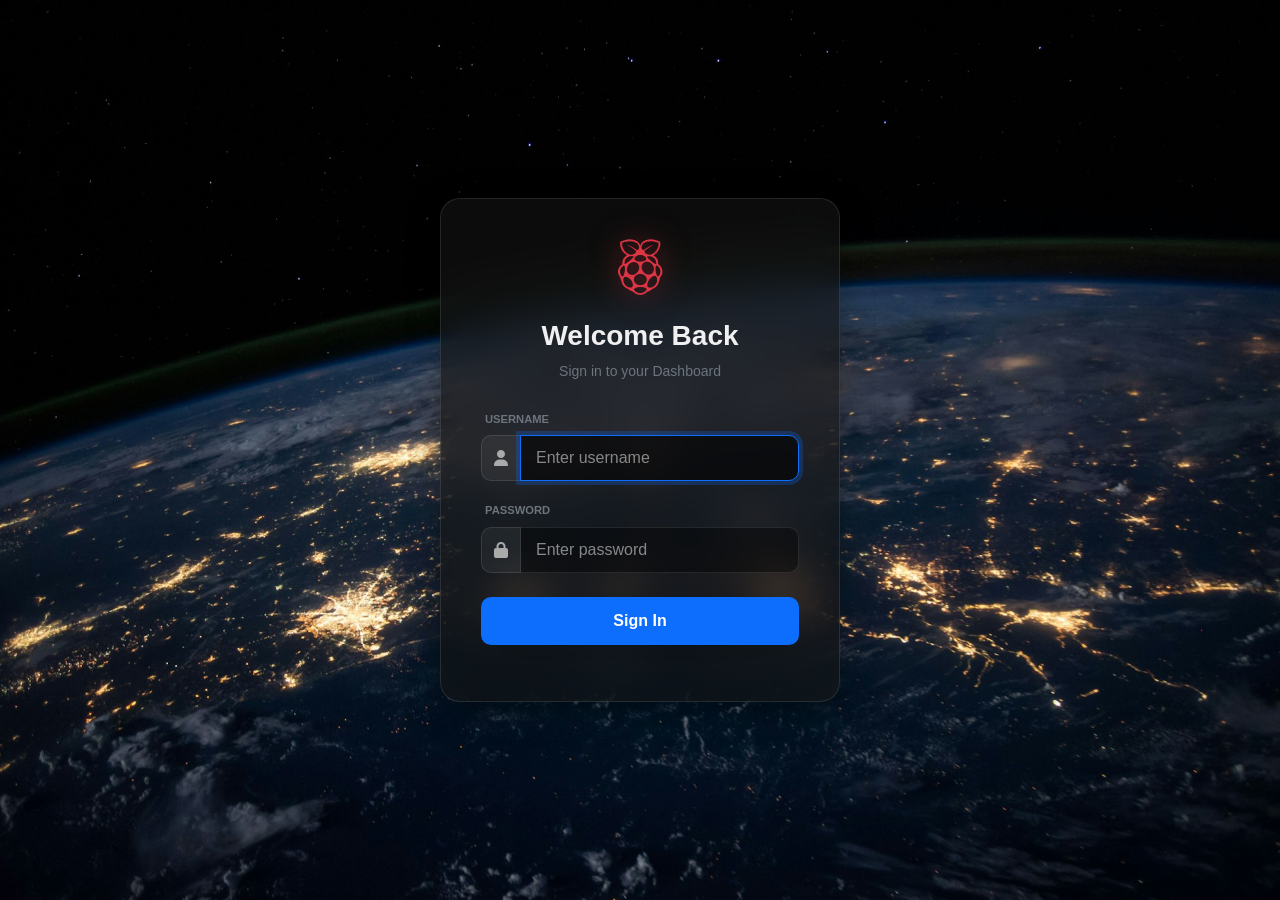
<file: templates/login.html>
<!DOCTYPE html>
<html lang="en">
<head>
    <meta charset="UTF-8">
    <meta name="viewport" content="width=device-width, initial-scale=1.0">
    <title>Login - Pi Dashboard</title>
    <link href="https://cdn.jsdelivr.net/npm/bootstrap@5.3.0/dist/css/bootstrap.min.css" rel="stylesheet">
    <link href="https://cdnjs.cloudflare.com/ajax/libs/font-awesome/6.4.0/css/all.min.css" rel="stylesheet">
    <link href="/static/css/style.css" rel="stylesheet">
    <style>
        body {
            display: flex;
            align-items: center;
            justify-content: center;
            height: 100vh;
            margin: 0;
            background: url('/static/images/bg.jpg') no-repeat center center fixed !important;
            background-size: cover !important;
            overflow: hidden;
        }
        .login-card {
            width: 100%;
            max-width: 400px;
            background: rgba(20, 20, 20, 0.6) !important;
            backdrop-filter: blur(20px) !important;
            -webkit-backdrop-filter: blur(20px) !important;
            border: 1px solid rgba(255, 255, 255, 0.1) !important;
            box-shadow: 0 8px 32px 0 rgba(0, 0, 0, 0.37) !important;
            border-radius: 20px;
            color: #f0f0f0;
            padding: 2.5rem;
            animation: fadeIn 0.8s ease-out;
        }
        @keyframes fadeIn {
            from { opacity: 0; transform: translateY(20px); }
            to { opacity: 1; transform: translateY(0); }
        }
        .form-control {
            background: rgba(0, 0, 0, 0.4) !important;
            border: 1px solid rgba(255, 255, 255, 0.1) !important;
            color: white !important;
            border-radius: 10px;
            padding: 10px 15px;
        }
        .form-control:focus {
            background: rgba(0, 0, 0, 0.6) !important;
            border-color: #0d6efd !important;
            box-shadow: 0 0 0 0.25rem rgba(13, 110, 253, 0.25) !important;
        }
        .btn-primary {
            background-color: #0d6efd;
            border: none;
            font-weight: 600;
            padding: 0.75rem;
            border-radius: 10px;
            transition: all 0.3s;
        }
        .btn-primary:hover {
            background-color: #0b5ed7;
            transform: translateY(-2px);
            box-shadow: 0 5px 15px rgba(13, 110, 253, 0.4);
        }
        .input-group-text {
             background: rgba(255, 255, 255, 0.05);
             border: 1px solid rgba(255, 255, 255, 0.1);
             color: #aaa;
             border-radius: 10px;
        }
        .fa-raspberry-pi {
            font-size: 3.5rem; 
            margin-bottom: 1rem;
            filter: drop-shadow(0 0 15px rgba(220, 53, 69, 0.6));
            animation: float 6s ease-in-out infinite;
        }
        @keyframes float {
            0% { transform: translateY(0px); }
            50% { transform: translateY(-10px); }
            100% { transform: translateY(0px); }
        }
        .alert {
            background: rgba(220, 53, 69, 0.2);
            border: 1px solid rgba(220, 53, 69, 0.3);
            color: #ffcccc;
            backdrop-filter: blur(5px);
        }
    </style>
</head>
<body>

    <div class="login-card text-center">
        <div class="mb-4">
            <i class="fa-brands fa-raspberry-pi text-danger"></i>
            <h3 class="fw-bold mt-2">Welcome Back</h3>
            <p class="text-secondary small">Sign in to your Dashboard</p>
        </div>
        
        <div id="alert" class="alert d-none p-2 mb-3 small rounded"></div>

        <form id="loginForm" class="text-start">
            <div class="mb-3">
                <label class="form-label small text-uppercase text-secondary fw-bold ms-1" style="font-size: 0.7rem;">Username</label>
                <div class="input-group">
                    <span class="input-group-text"><i class="fa-solid fa-user"></i></span>
                    <input type="text" id="username" class="form-control" placeholder="Enter username" required autofocus>
                </div>
            </div>
            <div class="mb-4">
                <label class="form-label small text-uppercase text-secondary fw-bold ms-1" style="font-size: 0.7rem;">Password</label>
                <div class="input-group">
                    <span class="input-group-text"><i class="fa-solid fa-lock"></i></span>
                    <input type="password" id="password" class="form-control" placeholder="Enter password" required>
                </div>
            </div>
            <button type="submit" class="btn btn-primary w-100 mb-3 shadow-lg">Sign In</button>
        </form>
    </div>

    <script>
        document.getElementById('loginForm').addEventListener('submit', function(e) {
            e.preventDefault();
            const u = document.getElementById('username').value;
            const p = document.getElementById('password').value;
            const btn = this.querySelector('button');
            const alertBox = document.getElementById('alert');
            
            // Loading State
            const originalText = btn.innerHTML;
            btn.innerHTML = '<i class="fa-solid fa-circle-notch fa-spin"></i> Verifying...';
            btn.disabled = true;
            alertBox.classList.add('d-none');

            fetch('/login', {
                method: 'POST',
                headers: {'Content-Type': 'application/json'},
                body: JSON.stringify({username: u, password: p})
            })
            .then(response => response.json())
            .then(data => {
                if(data.success) {
                    btn.innerHTML = '<i class="fa-solid fa-check"></i> Success';
                    btn.classList.replace('btn-primary', 'btn-success');
                    // Reload to redirect cleanly
                    window.location.reload();
                } else {
                    throw new Error(data.error || 'Invalid credentials');
                }
            })
            .catch(err => {
                console.error(err);
                alertBox.textContent = err.message || 'Connection error';
                alertBox.classList.remove('d-none');
                btn.innerHTML = originalText;
                btn.disabled = false;
                
                // Shake effect
                const card = document.querySelector('.login-card');
                card.animate([
                    { transform: 'translateX(0)' },
                    { transform: 'translateX(-10px)' },
                    { transform: 'translateX(10px)' },
                    { transform: 'translateX(0)' }
                ], { duration: 300 });
            });
        });
    </script>
</body>
</html>
</file>
<file: static/css/style.css>
:root {
    --glass-bg: rgba(20, 20, 20, 0.6);
    --glass-border: rgba(255, 255, 255, 0.1);
    --glass-blur: blur(15px);
    --card-radius: 20px;
    --accent-color: #0d6efd;
    --text-primary: #f0f0f0;
    --text-secondary: #aaaaaa;
}

body {
    background: url('/static/images/bg.jpg') no-repeat center center fixed;
    background-size: cover;
    color: var(--text-primary);
    font-family: 'Segoe UI', Roboto, Helvetica, Arial, sans-serif;
    min-height: 100vh;
}

/* Base Container Styling */
.container {
    padding-top: 2rem;
    max-width: 1200px;
}

/* Glassmorphism Cards */
.card {
    background: var(--glass-bg);
    backdrop-filter: var(--glass-blur);
    -webkit-backdrop-filter: var(--glass-blur);
    border: 1px solid var(--glass-border);
    border-radius: var(--card-radius);
    box-shadow: 0 8px 32px 0 rgba(0, 0, 0, 0.37);
    transition: transform 0.2s, box-shadow 0.2s;
    overflow: hidden;
    color: var(--text-primary);
}

.card:hover {
    transform: translateY(-5px);
    box-shadow: 0 12px 40px 0 rgba(0, 0, 0, 0.5);
    border-color: rgba(255, 255, 255, 0.2);
}

/* Remove card body specific bg */
.card-body, .card-header, .card-footer {
    background: transparent !important;
    border-color: var(--glass-border);
}

/* Header Styling */
h1 {
    font-weight: 700;
    text-shadow: 0 2px 4px rgba(0,0,0,0.5);
    color: white;
}

.dropdown-menu {
    background: rgba(30, 30, 30, 0.95);
    backdrop-filter: blur(10px);
    border: 1px solid var(--glass-border);
    border-radius: 12px;
}

.dropdown-item {
    color: var(--text-primary);
}

.dropdown-item:hover {
    background: rgba(255, 255, 255, 0.1);
    color: white;
}

/* Tabs Styling - Pill Style like CasaOS Sidebar/Tabs */
.nav-tabs {
    border-bottom: none;
    margin-bottom: 2rem;
    background: rgba(0, 0, 0, 0.3);
    padding: 10px;
    border-radius: 50px; /* Pill shape container */
    display: inline-flex;
    justify-content: center;
    backdrop-filter: blur(5px);
    /* Improve alignment */
    width: 100%;
    flex-wrap: wrap;
    gap: 10px;
}

.nav-tabs .nav-item {
    margin: 0;
}

.nav-tabs .nav-link {
    color: var(--text-secondary);
    border: none;
    border-radius: 30px;
    padding: 10px 20px;
    font-weight: 500;
    transition: all 0.3s ease;
    background: transparent;
}

.nav-tabs .nav-link:hover {
    color: white;
    background: rgba(255, 255, 255, 0.1);
}

.nav-tabs .nav-link.active {
    background: var(--accent-color);
    color: white;
    box-shadow: 0 4px 15px rgba(13, 110, 253, 0.4);
}

/* Stat Cards Specifics */
.stat-card {
    display: flex;
    flex-direction: column;
    justify-content: center;
    align-items: center;
    height: 100%;
    min-height: 160px;
}

.stat-label {
    font-size: 0.9rem;
    color: var(--text-secondary);
    text-transform: uppercase;
    letter-spacing: 1px;
    margin-bottom: 10px;
}

.stat-value {
    font-size: 2.5rem;
    font-weight: 700;
    color: white;
    text-shadow: 0 0 10px rgba(255, 255, 255, 0.3);
}

.stat-detail {
    font-size: 0.8rem;
    color: var(--text-secondary); 
}

/* Progress Bars */
.progress {
    background-color: rgba(255, 255, 255, 0.1);
    border-radius: 10px;
    overflow: hidden;
}

/* Buttons */
.btn {
    border-radius: 12px;
    transition: all 0.2s;
    font-weight: 600;
}

.btn-danger {
    background-color: #dc3545;
    border: none;
}

.btn-primary {
    background-color: var(--accent-color);
    border: none;
}

/* Tables and Lists */
.table {
    color: var(--text-primary);
    background: transparent;
}
.table thead th {
    border-bottom: 1px solid var(--glass-border);
    color: var(--text-secondary);
    background: transparent;
}
.table td {
    background: transparent;
    border-bottom: 1px solid rgba(255, 255, 255, 0.05);
}

.list-group-item {
    background: rgba(0, 0, 0, 0.2) !important; 
    border: 1px solid rgba(255, 255, 255, 0.05);
    color: white !important;
    margin-bottom: 5px;
    border-radius: 12px !important;
}

/* Scrollbar */
::-webkit-scrollbar {
    width: 8px;
}
::-webkit-scrollbar-track {
    background: rgba(0, 0, 0, 0.1);
}
::-webkit-scrollbar-thumb {
    background: rgba(255, 255, 255, 0.3);
    border-radius: 4px;
}
::-webkit-scrollbar-thumb:hover {
    background: rgba(255, 255, 255, 0.5);
}

/* Animations */
@keyframes fadeIn {
    from { opacity: 0; transform: translateY(10px); }
    to { opacity: 1; transform: translateY(0); }
}

.tab-pane {
    animation: fadeIn 0.4s ease-out;
}

.blink-anim {
    animation: blinker 1s linear infinite;
}

@keyframes blinker {
    50% { opacity: 0.5; }
}

/* Utility to center the nav */
#myTab {
    justify-content: center;
}

/* --- Forced Dark Overrides for Missing Theme --- */
.dropdown-menu {
    background: rgba(30, 30, 30, 0.95);
    border: 1px solid rgba(255, 255, 255, 0.1);
}
.dropdown-item {
    color: white !important;
}
.dropdown-item:hover {
    background-color: rgba(255, 255, 255, 0.1) !important;
}

.text-muted {
    color: #cccccc !important;
}

.form-control, .form-select {
    background-color: rgba(0, 0, 0, 0.3) !important;
    border: 1px solid rgba(255, 255, 255, 0.1) !important;
    color: white !important;
}
.form-control::placeholder {
    color: rgba(255, 255, 255, 0.5);
}

.modal-content {
    background: rgba(20, 20, 20, 0.95) !important;
    color: white !important;
}

/* Ensure chart legends are visible */
canvas {
    filter: drop-shadow(0px 0px 5px rgba(0,0,0,0.5));
}
</file>
